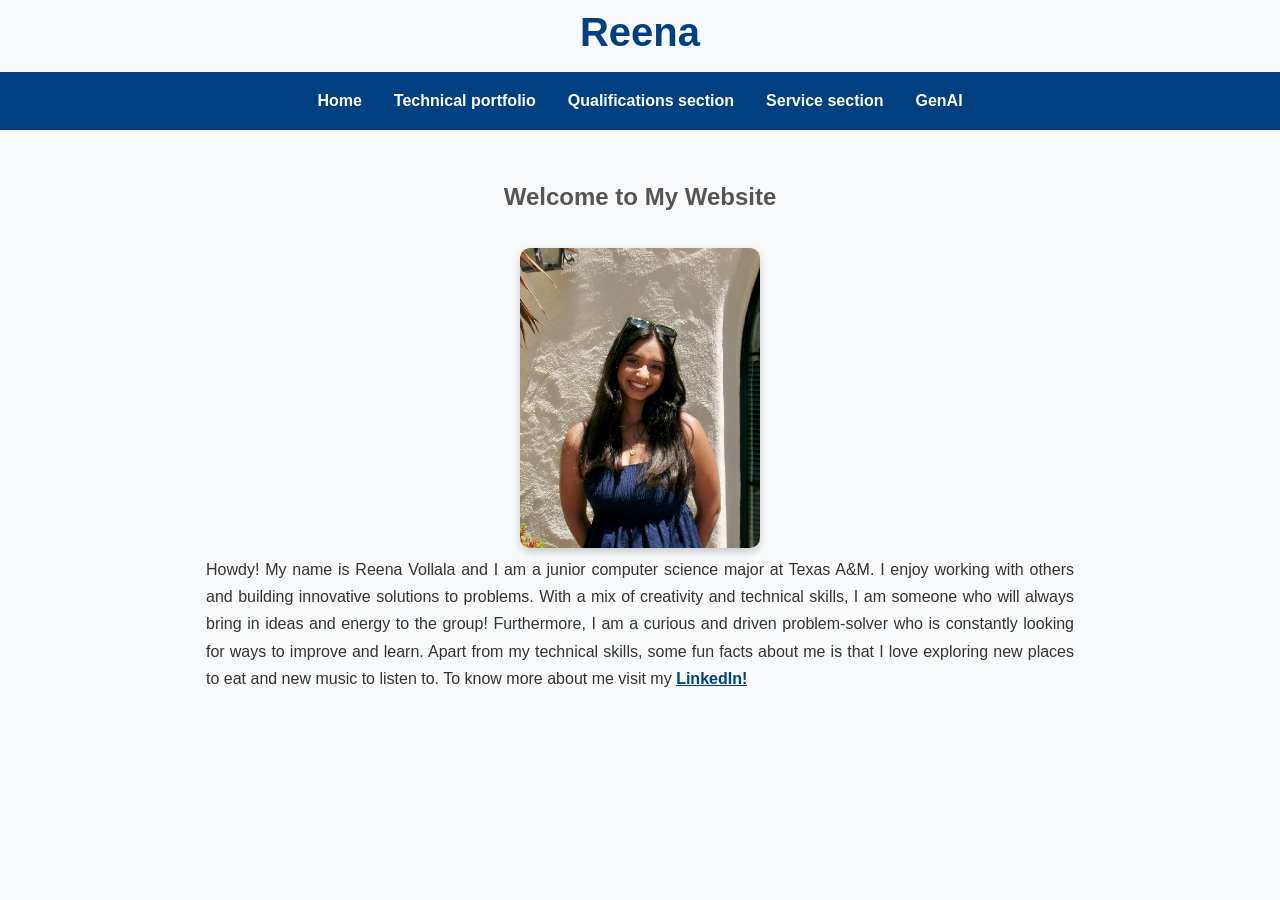
<file: index.html>
<!-- <!DOCTYPE HTML PUBLIC "-//W3C//DTD HTML 4.01 Transitional//EN">
<html>
<head>
<title>TEST</title>
<meta http-equiv="Content-Type" content="text/html; charset=iso-8859-1">
</head>

<body>
<table width="100%" border="0" cellspacing="0" cellpadding="0">
  <tr>
    <td align="center"><h3><font color="#990000">HOWDY!!</font></h3></td>
  </tr>
  <tr>
    <td align="center"><font color="#990000"><br><br>Reena.</font></td>
  </tr>
</table>

</body>
</html> -->
<!DOCTYPE html>
<html lang="en">
<head>
    <link rel="stylesheet" href="styles.css">
    <meta charset="UTF-8">
    <meta name="viewport" content="width=device-width, initial-scale=1.0">
    <title>Reena Vollala's Website</title>
</head>
<body>
  <h1>Reena</h1>
    <nav>
        <ul>
            <li><a href="index.html">Home</a></li>
            <li><a href="portfolio.html">Technical portfolio</a></li>
            <li><a href="qualifications.html">Qualifications section</a></li>
            <li><a href="service.html">Service section</a></li>
            <li><a href="genai.html">GenAI</a></li>
        </ul>
    </nav>
    
    <main>
        <h3>Welcome to My Website</h3>
        <img src="assets/me.jpeg" alt="Picture of me" height="300px">
        <p>
            Howdy! My name is Reena Vollala and I am a junior computer science major at Texas A&M. I enjoy working with others and building innovative solutions to problems. With a mix of creativity and technical skills, I am someone who will always bring in ideas and energy to the group! Furthermore, I am a curious and driven problem-solver who is constantly looking for ways to improve and learn. Apart from my technical skills, some fun facts about me is that I love exploring new places to eat and new music to listen to. To know more about me visit my <a href="https://www.linkedin.com/in/reenavollala/">LinkedIn!</a>
        </p>
    </main>
</body>
</html>
</file>
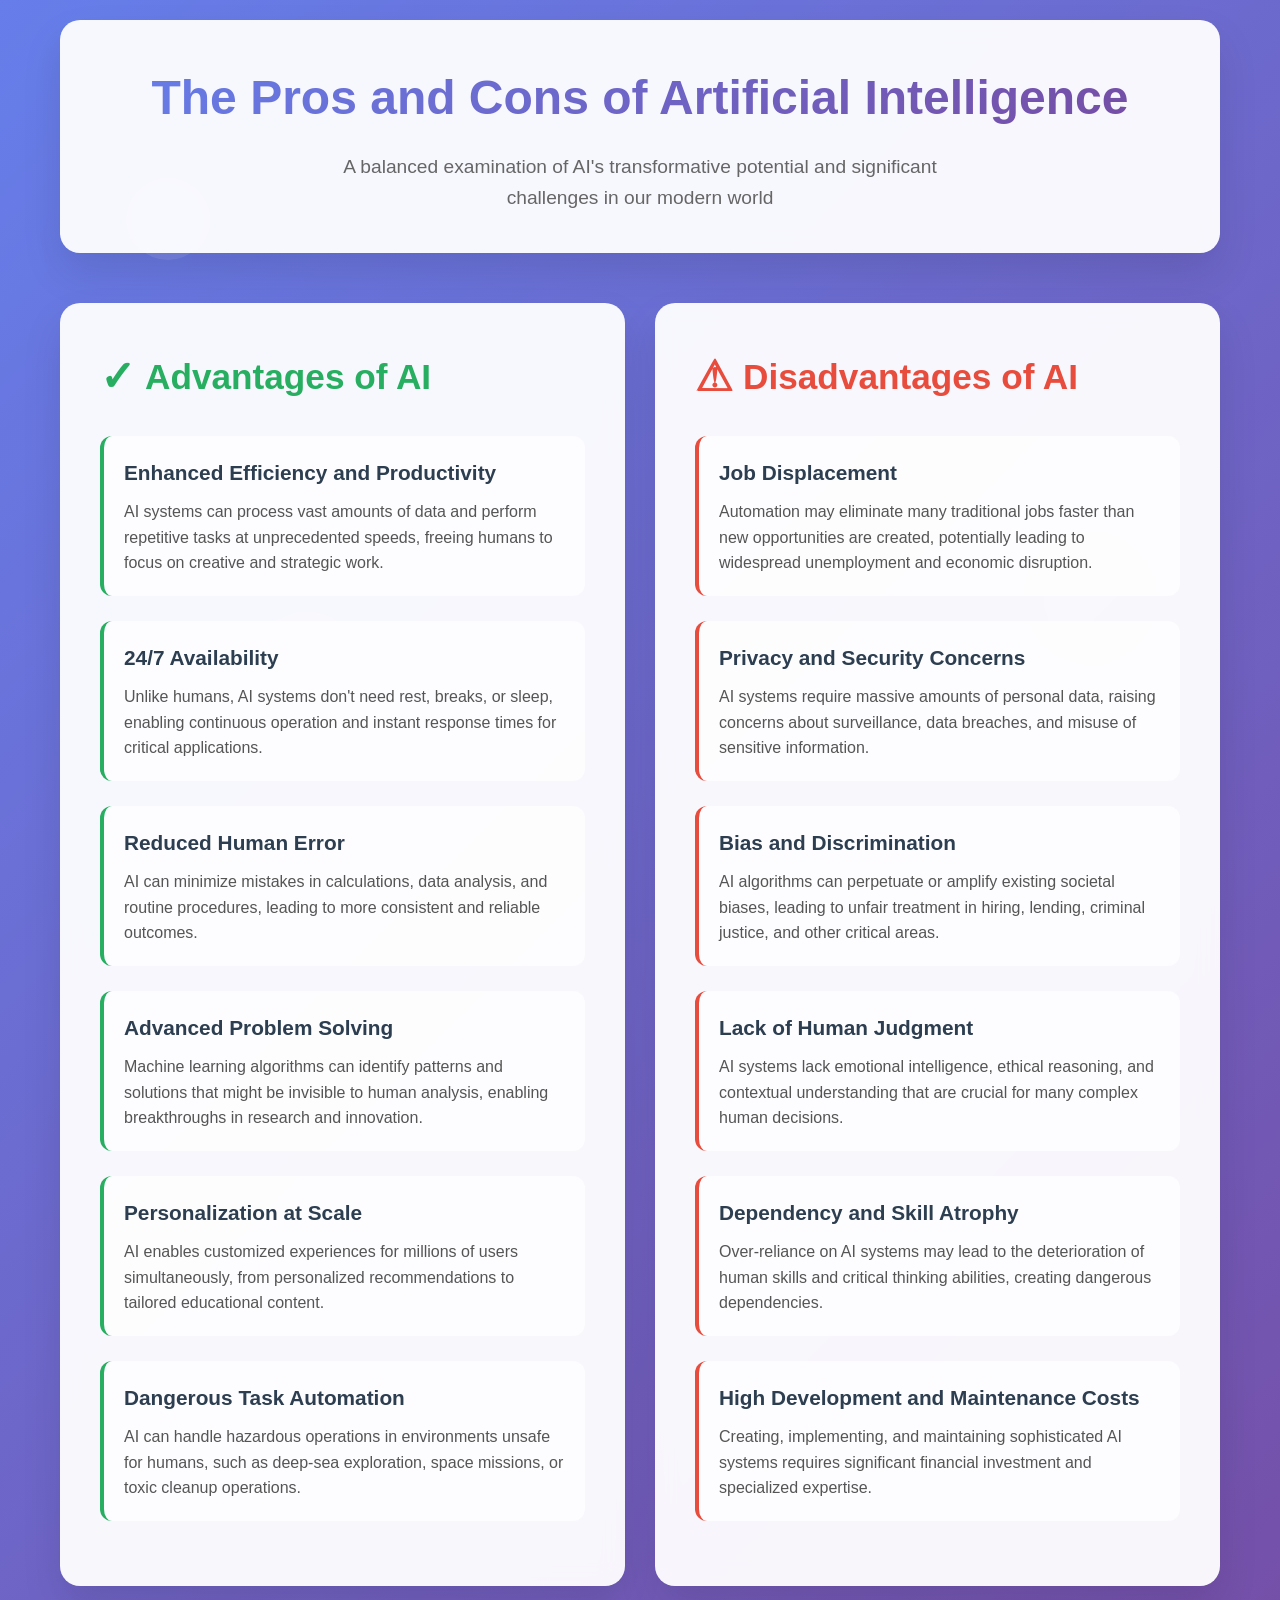
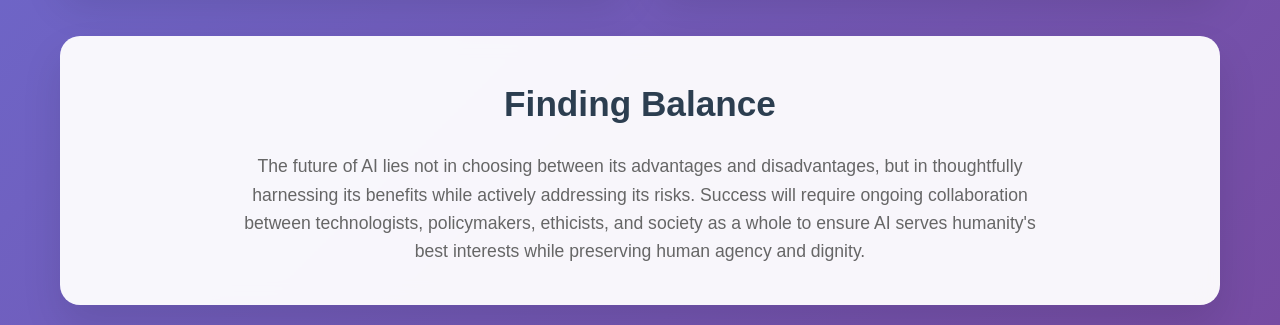
<file: genai.html>
<!DOCTYPE html>
<html lang="en">
<head>
    <meta charset="UTF-8">
    <meta name="viewport" content="width=device-width, initial-scale=1.0">
    <title>The Pros and Cons of Artificial Intelligence</title>
    <style>
        * {
            margin: 0;
            padding: 0;
            box-sizing: border-box;
        }
        
        body {
            font-family: 'Segoe UI', Tahoma, Geneva, Verdana, sans-serif;
            line-height: 1.6;
            color: #333;
            background: linear-gradient(135deg, #667eea 0%, #764ba2 100%);
            min-height: 100vh;
        }
        
        .container {
            max-width: 1200px;
            margin: 0 auto;
            padding: 20px;
        }
        
        .header {
            text-align: center;
            margin-bottom: 50px;
            background: rgba(255, 255, 255, 0.95);
            backdrop-filter: blur(10px);
            padding: 40px;
            border-radius: 20px;
            box-shadow: 0 20px 40px rgba(0, 0, 0, 0.1);
        }
        
        .header h1 {
            font-size: 3em;
            margin-bottom: 15px;
            background: linear-gradient(135deg, #667eea, #764ba2);
            -webkit-background-clip: text;
            -webkit-text-fill-color: transparent;
            background-clip: text;
        }
        
        .header p {
            font-size: 1.2em;
            color: #666;
            max-width: 600px;
            margin: 0 auto;
        }
        
        .content-grid {
            display: grid;
            grid-template-columns: 1fr 1fr;
            gap: 30px;
            margin-bottom: 50px;
        }
        
        .pros-section, .cons-section {
            background: rgba(255, 255, 255, 0.95);
            backdrop-filter: blur(10px);
            padding: 40px;
            border-radius: 20px;
            box-shadow: 0 20px 40px rgba(0, 0, 0, 0.1);
            transition: transform 0.3s ease, box-shadow 0.3s ease;
        }
        
        .pros-section:hover, .cons-section:hover {
            transform: translateY(-5px);
            box-shadow: 0 25px 50px rgba(0, 0, 0, 0.15);
        }
        
        .pros-section h2 {
            color: #27ae60;
            font-size: 2.2em;
            margin-bottom: 25px;
            display: flex;
            align-items: center;
        }
        
        .cons-section h2 {
            color: #e74c3c;
            font-size: 2.2em;
            margin-bottom: 25px;
            display: flex;
            align-items: center;
        }
        
        .icon {
            font-size: 1.2em;
            margin-right: 10px;
        }
        
        .point {
            margin-bottom: 25px;
            padding: 20px;
            background: rgba(255, 255, 255, 0.7);
            border-radius: 12px;
            border-left: 4px solid transparent;
            transition: all 0.3s ease;
        }
        
        .pros-section .point {
            border-left-color: #27ae60;
        }
        
        .cons-section .point {
            border-left-color: #e74c3c;
        }
        
        .point:hover {
            background: rgba(255, 255, 255, 0.9);
            transform: translateX(5px);
        }
        
        .point h3 {
            font-size: 1.3em;
            margin-bottom: 10px;
            color: #2c3e50;
        }
        
        .point p {
            color: #555;
            font-size: 1em;
        }
        
        .conclusion {
            background: rgba(255, 255, 255, 0.95);
            backdrop-filter: blur(10px);
            padding: 40px;
            border-radius: 20px;
            box-shadow: 0 20px 40px rgba(0, 0, 0, 0.1);
            text-align: center;
        }
        
        .conclusion h2 {
            color: #2c3e50;
            font-size: 2.2em;
            margin-bottom: 20px;
        }
        
        .conclusion p {
            font-size: 1.1em;
            color: #666;
            max-width: 800px;
            margin: 0 auto;
        }
        
        @media (max-width: 768px) {
            .content-grid {
                grid-template-columns: 1fr;
            }
            
            .header h1 {
                font-size: 2.2em;
            }
            
            .container {
                padding: 15px;
            }
            
            .header, .pros-section, .cons-section, .conclusion {
                padding: 25px;
            }
        }
        
        .floating-shapes {
            position: fixed;
            top: 0;
            left: 0;
            width: 100%;
            height: 100%;
            pointer-events: none;
            z-index: -1;
        }
        
        .shape {
            position: absolute;
            background: rgba(255, 255, 255, 0.1);
            border-radius: 50%;
            animation: float 20s infinite linear;
        }
        
        .shape:nth-child(1) {
            width: 80px;
            height: 80px;
            top: 20%;
            left: 10%;
            animation-delay: 0s;
        }
        
        .shape:nth-child(2) {
            width: 120px;
            height: 120px;
            top: 60%;
            right: 10%;
            animation-delay: -5s;
        }
        
        .shape:nth-child(3) {
            width: 100px;
            height: 100px;
            bottom: 20%;
            left: 20%;
            animation-delay: -10s;
        }
        
        @keyframes float {
            0% {
                transform: translateY(0px) rotate(0deg);
            }
            50% {
                transform: translateY(-20px) rotate(180deg);
            }
            100% {
                transform: translateY(0px) rotate(360deg);
            }
        }
    </style>
</head>
<body>
    <div class="floating-shapes">
        <div class="shape"></div>
        <div class="shape"></div>
        <div class="shape"></div>
    </div>
    
    <div class="container">
        <header class="header">
            <h1>The Pros and Cons of Artificial Intelligence</h1>
            <p>A balanced examination of AI's transformative potential and significant challenges in our modern world</p>
        </header>
        
        <div class="content-grid">
            <section class="pros-section">
                <h2><span class="icon">✓</span>Advantages of AI</h2>
                
                <div class="point">
                    <h3>Enhanced Efficiency and Productivity</h3>
                    <p>AI systems can process vast amounts of data and perform repetitive tasks at unprecedented speeds, freeing humans to focus on creative and strategic work.</p>
                </div>
                
                <div class="point">
                    <h3>24/7 Availability</h3>
                    <p>Unlike humans, AI systems don't need rest, breaks, or sleep, enabling continuous operation and instant response times for critical applications.</p>
                </div>
                
                <div class="point">
                    <h3>Reduced Human Error</h3>
                    <p>AI can minimize mistakes in calculations, data analysis, and routine procedures, leading to more consistent and reliable outcomes.</p>
                </div>
                
                <div class="point">
                    <h3>Advanced Problem Solving</h3>
                    <p>Machine learning algorithms can identify patterns and solutions that might be invisible to human analysis, enabling breakthroughs in research and innovation.</p>
                </div>
                
                <div class="point">
                    <h3>Personalization at Scale</h3>
                    <p>AI enables customized experiences for millions of users simultaneously, from personalized recommendations to tailored educational content.</p>
                </div>
                
                <div class="point">
                    <h3>Dangerous Task Automation</h3>
                    <p>AI can handle hazardous operations in environments unsafe for humans, such as deep-sea exploration, space missions, or toxic cleanup operations.</p>
                </div>
            </section>
            
            <section class="cons-section">
                <h2><span class="icon">⚠</span>Disadvantages of AI</h2>
                
                <div class="point">
                    <h3>Job Displacement</h3>
                    <p>Automation may eliminate many traditional jobs faster than new opportunities are created, potentially leading to widespread unemployment and economic disruption.</p>
                </div>
                
                <div class="point">
                    <h3>Privacy and Security Concerns</h3>
                    <p>AI systems require massive amounts of personal data, raising concerns about surveillance, data breaches, and misuse of sensitive information.</p>
                </div>
                
                <div class="point">
                    <h3>Bias and Discrimination</h3>
                    <p>AI algorithms can perpetuate or amplify existing societal biases, leading to unfair treatment in hiring, lending, criminal justice, and other critical areas.</p>
                </div>
                
                <div class="point">
                    <h3>Lack of Human Judgment</h3>
                    <p>AI systems lack emotional intelligence, ethical reasoning, and contextual understanding that are crucial for many complex human decisions.</p>
                </div>
                
                <div class="point">
                    <h3>Dependency and Skill Atrophy</h3>
                    <p>Over-reliance on AI systems may lead to the deterioration of human skills and critical thinking abilities, creating dangerous dependencies.</p>
                </div>
                
                <div class="point">
                    <h3>High Development and Maintenance Costs</h3>
                    <p>Creating, implementing, and maintaining sophisticated AI systems requires significant financial investment and specialized expertise.</p>
                </div>
            </section>
        </div>
        
        <section class="conclusion">
            <h2>Finding Balance</h2>
            <p>The future of AI lies not in choosing between its advantages and disadvantages, but in thoughtfully harnessing its benefits while actively addressing its risks. Success will require ongoing collaboration between technologists, policymakers, ethicists, and society as a whole to ensure AI serves humanity's best interests while preserving human agency and dignity.</p>
        </section>
    </div>
</body>
</html>
</file>
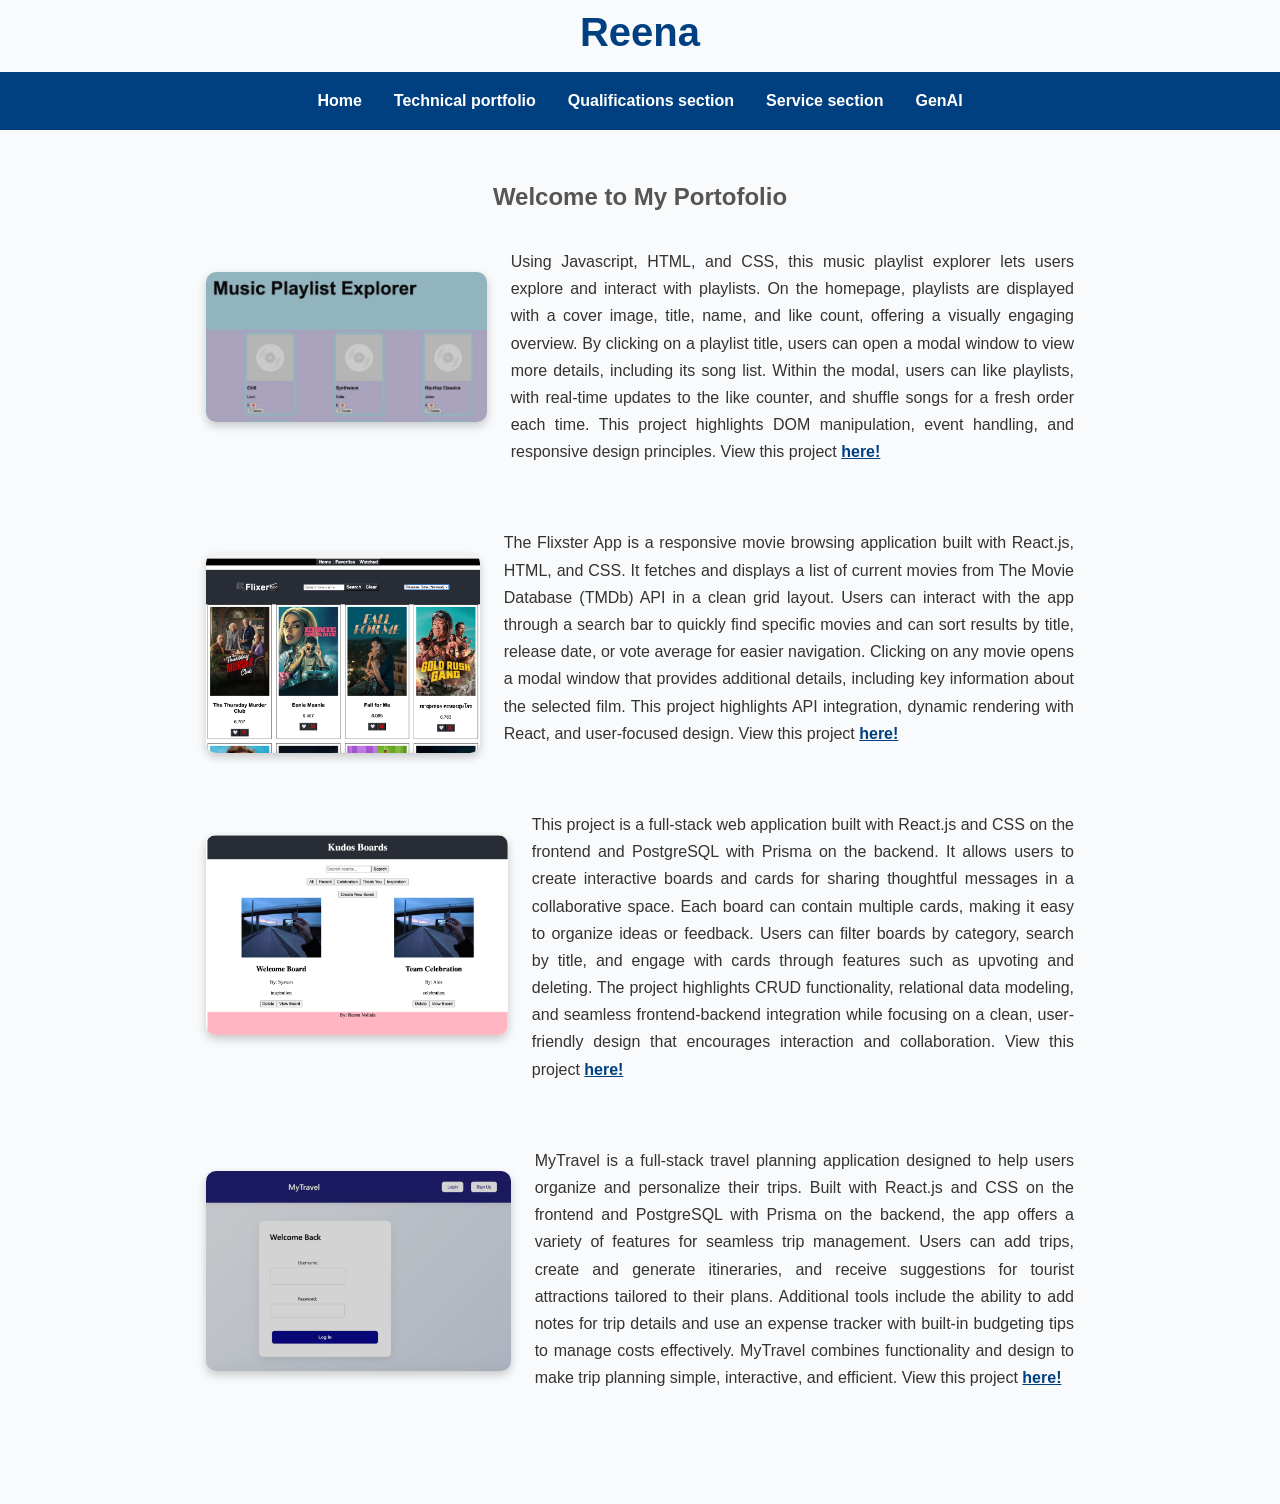
<file: portfolio.html>
<!DOCTYPE html>
<html lang="en">
<head>
    <link rel="stylesheet" href="styles.css">
    <meta charset="UTF-8">
    <meta name="viewport" content="width=device-width, initial-scale=1.0">
    <title>Reena's Website</title>
</head>
<body>
    <h1>Reena</h1>
    <nav>
        <ul>
            <li><a href="index.html">Home</a></li>
            <li><a href="portfolio.html">Technical portfolio</a></li>
            <li><a href="qualifications.html">Qualifications section</a></li>
            <li><a href="service.html">Service section</a></li>
            <li><a href="genai.html">GenAI</a></li>
        </ul>
    </nav>
    
    <main>
        <h3>Welcome to My Portofolio</h3>
        <div class="project">
        <img src="assets/playlist.png" alt="Picture of project" height="150px">
        <p>
            Using Javascript, HTML, and CSS, this music playlist explorer lets users explore and interact with playlists. On the homepage, playlists are displayed with a cover image, title, name, and like count, offering a visually engaging overview. By clicking on a playlist title, users can open a modal window to view more details, including its song list. Within the modal, users can like playlists, with real-time updates to the like counter, and shuffle songs for a fresh order each time. This project highlights DOM manipulation, event handling, and responsive design principles. View this project <a href="https://github.com/Reena506/site-unit2-project1-music-playlist-explorer-starter">here!</a>
        </p>
    </div>
    <div class="project">
        <img src="assets/flixter.png" alt="Picture of project" height="200px">
        <p>
            The Flixster App is a responsive movie browsing application built with React.js, HTML, and CSS. It fetches and displays a list of current movies from The Movie Database (TMDb) API in a clean grid layout. Users can interact with the app through a search bar to quickly find specific movies and can sort results by title, release date, or vote average for easier navigation. Clicking on any movie opens a modal window that provides additional details, including key information about the selected film. This project highlights API integration, dynamic rendering with React, and user-focused design. View this project <a href="https://github.com/Reena506/flixster-starter">here!</a>
        </p>
    </div>
    <div class="project">
        <img src="assets/kudos.png" alt="Picture of project" height="200px">
        <p>
            This project is a full-stack web application built with React.js and CSS on the frontend and PostgreSQL with Prisma on the backend. It allows users to create interactive boards and cards for sharing thoughtful messages in a collaborative space. Each board can contain multiple cards, making it easy to organize ideas or feedback. Users can filter boards by category, search by title, and engage with cards through features such as upvoting and deleting. The project highlights CRUD functionality, relational data modeling, and seamless frontend-backend integration while focusing on a clean, user-friendly design that encourages interaction and collaboration. View this project <a href="https://github.com/Reena506/kudos-board">here!</a>
        </p>
    </div>
    <div class="project">
        <img src="assets/travel.png" alt="Picture of project" height="200px">
        <p> 
            MyTravel is a full-stack travel planning application designed to help users organize and personalize their trips. Built with React.js and CSS on the frontend and PostgreSQL with Prisma on the backend, the app offers a variety of features for seamless trip management. Users can add trips, create and generate itineraries, and receive suggestions for tourist attractions tailored to their plans. Additional tools include the ability to add notes for trip details and use an expense tracker with built-in budgeting tips to manage costs effectively. MyTravel combines functionality and design to make trip planning simple, interactive, and efficient. View this project <a href="https://github.com/Reena506/metau-capstone">here!</a>
        </p>
    </div>
    </main>
</body>
</html>
</file>
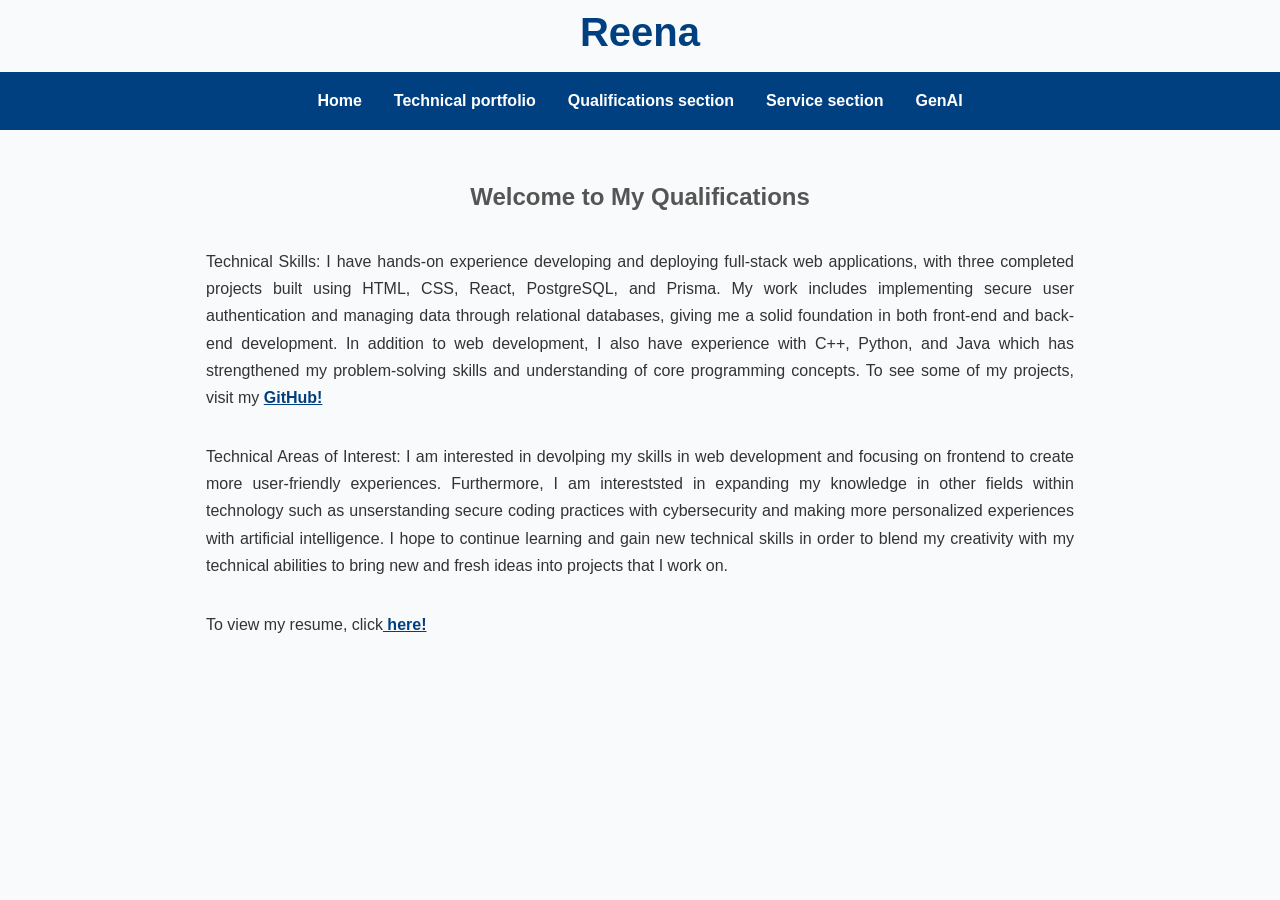
<file: qualifications.html>
<!DOCTYPE html>
<html lang="en">
<head>
    <link rel="stylesheet" href="styles.css">
    <meta charset="UTF-8">
    <meta name="viewport" content="width=device-width, initial-scale=1.0">
    <title>Reena's Website</title>
</head>
<body>
    <h1>Reena</h1>
    <nav>
        <ul>
            <li><a href="index.html">Home</a></li>
            <li><a href="portfolio.html">Technical portfolio</a></li>
            <li><a href="qualifications.html">Qualifications section</a></li>
            <li><a href="service.html">Service section</a></li>
            <li><a href="genai.html">GenAI</a></li>
        </ul>
    </nav>
    
    <main>
        <h3>Welcome to My Qualifications</h3>
        <p>
            Technical Skills: I have hands-on experience developing and deploying full-stack web applications, with three completed projects built using HTML, CSS, React, PostgreSQL, and Prisma. My work includes implementing secure user authentication and managing data through relational databases, giving me a solid foundation in both front-end and back-end development. In addition to web development, I also have experience with C++, Python, and Java which has strengthened my problem-solving skills and understanding of core programming concepts. To see some of my projects, visit my <a href="https://github.com/Reena506">GitHub!</a>
        </p>
        <p>
            Technical Areas of Interest: I am interested in devolping my skills in web development and focusing on frontend to create more user-friendly experiences. Furthermore, I am intereststed in expanding my knowledge in other fields within technology such as unserstanding secure coding practices with cybersecurity and making more personalized experiences with artificial intelligence. I hope to continue learning and gain new technical skills in order to blend my creativity with my technical abilities to bring new and fresh ideas into projects that I work on.
        </p>
        <p>
            To view my resume, click<a href="https://drive.google.com/file/d/1Vy5qYeg3xsQn9ABNhZ4jpxYP3AcwOt-o/view?usp=sharing"> here!
        </p>
    </main>
</body>
</html>
</file>
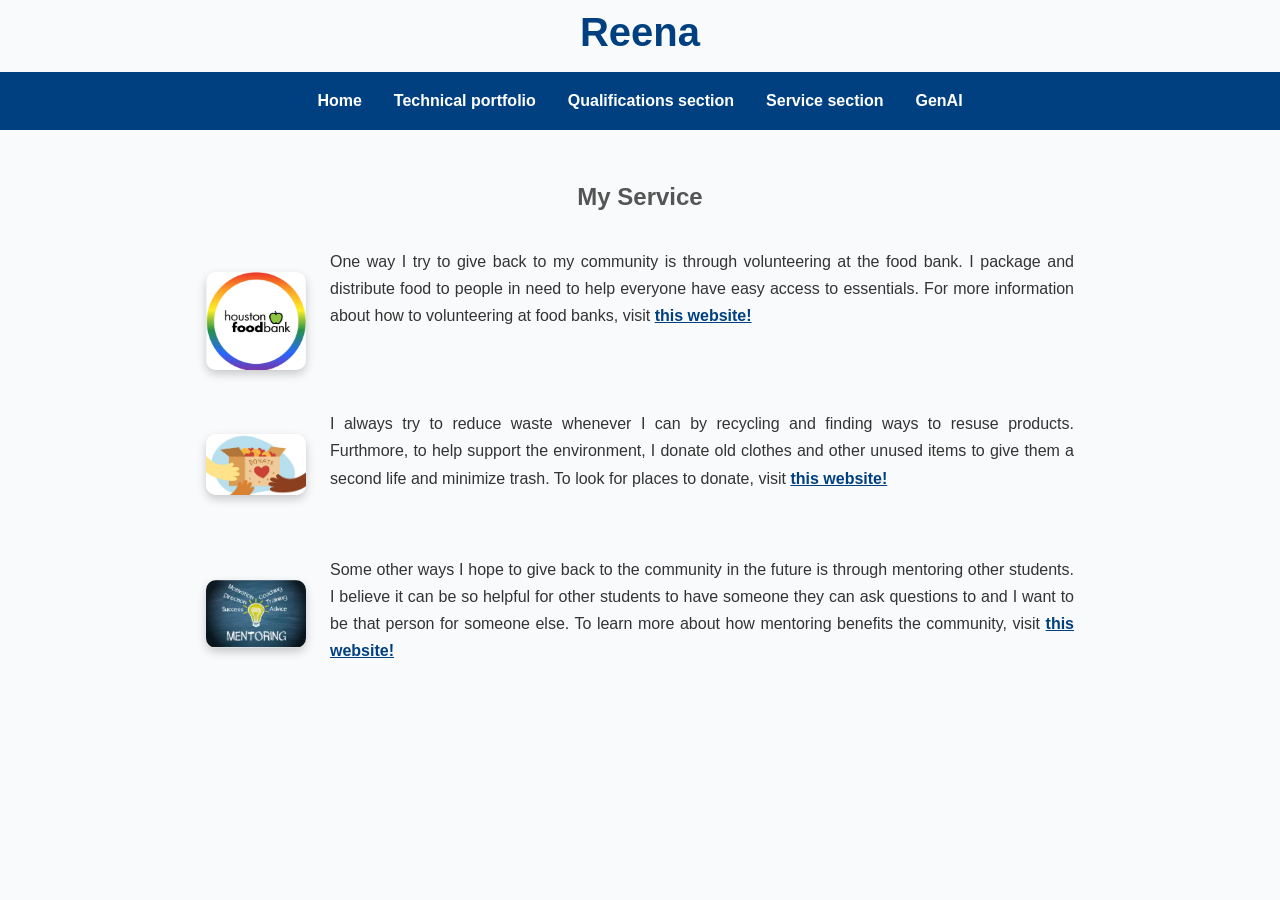
<file: service.html>
<!DOCTYPE html>
<html lang="en">
<head>
    <link rel="stylesheet" href="styles.css">
    <meta charset="UTF-8">
    <meta name="viewport" content="width=device-width, initial-scale=1.0">
    <title>Reena's Website</title>
</head>
<body>
    <h1>Reena</h1>
    <nav>
        <ul>
            <li><a href="index.html">Home</a></li>
            <li><a href="portfolio.html">Technical portfolio</a></li>
            <li><a href="qualifications.html">Qualifications section</a></li>
            <li><a href="service.html">Service section</a></li>
            <li><a href="genai.html">GenAI</a></li>
        </ul>
    </nav>
    
    <main>
        <h3>My Service</h3>
        <div class="project">
        <img src="assets/food.png" alt="Picture of service" width="100px">
        <p>
            One way I try to give back to my community is through volunteering at the food bank. I package and distribute food to people in need to help everyone have easy access to essentials. For more information about how to volunteering at food banks, visit <a href="https://www.houstonfoodbank.org/?gad_source=1&gad_campaignid=22841324772&gbraid=0AAAAAD8PsMZSUEpE8V0y8W6EXI8EH2gu-&gclid=Cj0KCQjw8eTFBhCXARIsAIkiuOwqdCfHyf3tFtLsCiuQPk4RBx7s_Xp2ZyJaov_Ijx_nsIDn_VHCxqIaAtKOEALw_wcB">this website!</a>
        </p>
    </div>
    <div class="project">
        <img src="assets/donate.png" alt="Picture of service" width="100px">
        <p>
           I always try to reduce waste whenever I can by recycling and finding ways to resuse products. Furthmore, to help support the environment, I donate old clothes and other unused items to give them a second life and minimize trash. To look for places to donate, visit <a href="https://www.meatheadmovers.com/blog/11-charities-that-offer-free-donation-pick-up/?utm_source=google&utm_medium=organic">this website!</a>
        </p>
        </div>
        <div class="project">
        <img src="assets/mentor.png" alt="Picture of service" width="100px">
        <p>
            Some other ways I hope to give back to the community in the future is through mentoring other students. I believe it can be so helpful for other students to have someone they can ask questions to and I want to be that person for someone else. To learn more about how mentoring benefits the community, visit <a href="https://www.apa.org/gradpsych/2014/11/mentoring-benefits">this website!</a>
        </p>
        </div>
    </main>
</body>
</html>
</file>
<file: styles.css>
* {
    margin: 0;
    padding: 0;
    box-sizing: border-box;
}

body {
    font-family: Arial;
    line-height: 1.6;
    background-color: #f9fafb;
    color: #333;
}


nav {
    background-color: #004080;
    padding: 1rem;
}

nav ul {
    list-style: none;
    display: flex;
    justify-content: center;
    gap: 2rem;
}

nav a {
    text-decoration: none;
    color: white;
    font-weight: bold;
    transition: color 0.3s ease;
}

nav a:hover {
    color: #ffcc00;
}

main {
    max-width: 900px;
    margin: 2rem auto;
    padding: 1rem;
}

h1 {
    text-align: center;
    font-size: 2.5rem;
    color: #004080;
    margin-bottom: 0.5rem;
}

h3 {
    text-align: center;
    font-size: 1.5rem;
    color: #555;
    margin-bottom: 2rem;
}

main img {
    display: block;
    margin: 1.5rem auto 0.5rem;
    border-radius: 10px;
    box-shadow: 0px 4px 10px rgba(0,0,0,0.2);
    transition: transform 0.3s ease;
}

main img:hover {
    transform: scale(1.05);
}


main p {
    font-size: 1rem;
    margin-bottom: 2rem;
    line-height: 1.7;
    text-align: justify;
}

main p a {
    color: #004080;
    font-weight: bold;
    text-decoration: underline;
}

main p a:hover {
    color: #ff6600;
}
.project {
    display: flex;
    align-items: flex-start; 
    gap: 1.5rem; 
    margin-bottom: 2rem;
}

.project img {
    flex-shrink: 0; 
    border-radius: 10px;
    box-shadow: 0px 4px 10px rgba(0,0,0,0.2);
    transition: transform 0.3s ease;
}

.project img:hover {
    transform: scale(1.05);
}

.project p {
    flex: 1; 
    font-size: 1rem;
    line-height: 1.7;
    text-align: justify;
}
</file>
